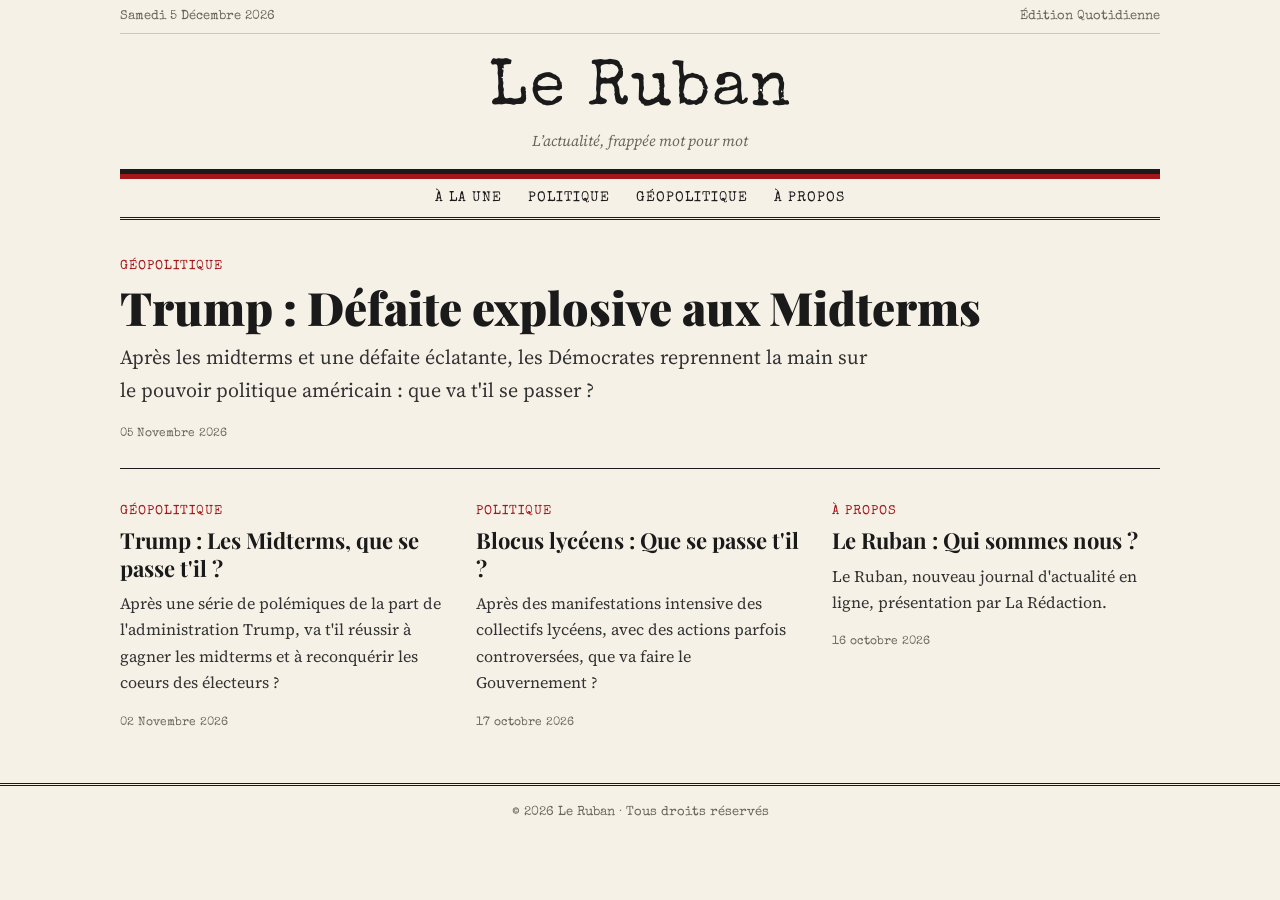
<file: index.html>
<!DOCTYPE html>
<html lang="fr">
<head>
  <meta charset="UTF-8">
  <meta name="viewport" content="width=device-width, initial-scale=1">
  <title>Le Ruban · Accueil</title>
  <link rel="stylesheet" href="style.css?v=3">
  <style>
    /* Correctif : un seul filet sous l'article à la une */
    .une + .grille .carte:nth-child(-n+3) { border-top: 0 !important; padding-top: 0 !important; }
    @media (max-width: 760px) {
      .une + .grille .carte:nth-child(n+2) { border-top: 1px solid #cfc7b6 !important; padding-top: 14px !important; }
    }

    /* ===== Proposition de l'application Android ===== */
    .app-pop { position: fixed; z-index: 1000; left: 12px; right: 12px; max-width: 440px; margin: 0 auto;
      bottom: calc(12px + env(safe-area-inset-bottom, 0px));
      background: var(--papier, #f6f1e7); color: var(--encre, #1a1a1a); border: 1px solid var(--encre, #1a1a1a);
      box-shadow: 0 14px 34px rgba(0,0,0,.28);
      opacity: 0; transform: translateY(40px); pointer-events: none;
      transition: opacity .45s ease, transform .55s cubic-bezier(.2,.8,.2,1); }
    .app-pop.ouvert { opacity: 1; transform: none; pointer-events: auto; }
    .app-pop .ruban-pop { height: 8px; background: linear-gradient(var(--encre, #1a1a1a) 0 50%, var(--rouge, #a4161a) 50% 100%); }
    .app-pop .corps { padding: 16px 18px 18px; }
    .app-pop .etiquette { font: 12px var(--machine, 'Courier New', monospace); color: var(--rouge, #a4161a); text-transform: uppercase; letter-spacing: 1px; }
    .app-pop h2 { font: 900 22px/1.2 var(--titres, Georgia, serif); margin: 4px 0 6px; }
    .app-pop p { font: 15px/1.5 var(--texte, Georgia, serif); margin: 0 0 14px; color: #333; }
    .app-pop .actions { display: flex; align-items: center; gap: 16px; flex-wrap: wrap; }
    .app-pop .telecharger { display: inline-block; background: var(--encre, #1a1a1a); color: var(--papier, #f6f1e7);
      font: 15px var(--machine, 'Courier New', monospace); text-transform: uppercase; letter-spacing: 1px;
      padding: 10px 22px; border-bottom: 3px solid var(--rouge, #a4161a); transition: background .2s; }
    .app-pop .telecharger:hover { background: var(--rouge, #a4161a); color: var(--papier, #f6f1e7); }
    .app-pop .refuser { background: none; border: 0; padding: 6px 0; cursor: pointer; color: var(--gris, #6b665c);
      font: 14px var(--machine, 'Courier New', monospace); text-decoration: underline; text-underline-offset: 4px; }
    .app-pop .refuser:hover { color: var(--rouge, #a4161a); }
    .app-pop .note { display: block; margin-top: 12px; font: 12px var(--machine, 'Courier New', monospace); color: var(--gris, #6b665c); }
    /* Bandeau permanent en haut (réapparaît à chaque actualisation) */
    .app-bandeau { position: sticky; top: 0; z-index: 999; box-sizing: border-box; display: flex; align-items: center; gap: 12px;
      background: var(--encre, #1a1a1a); color: var(--papier, #f6f1e7); border-bottom: 3px solid var(--rouge, #a4161a);
      font: 13px var(--machine, 'Courier New', monospace); letter-spacing: .5px;
      max-height: 0; opacity: 0; overflow: hidden; padding: 0 14px;
      transition: max-height .5s ease, opacity .4s ease, padding .5s ease; }
    .app-bandeau.ouvert { max-height: 70px; opacity: 1; padding: calc(8px + env(safe-area-inset-top, 0px)) 14px 8px; }
    .app-bandeau .txt { flex: 1; line-height: 1.3; }
    .app-bandeau .bt { color: var(--papier, #f6f1e7); background: var(--rouge, #a4161a); padding: 6px 12px; text-transform: uppercase; white-space: nowrap; }
    .app-bandeau .bt:hover { background: var(--papier, #f6f1e7); color: var(--encre, #1a1a1a); }
    .app-bandeau .x { background: none; border: 0; color: var(--papier, #f6f1e7); font-size: 22px; line-height: 1; padding: 2px 4px; cursor: pointer; opacity: .75; }
    .app-bandeau .x:hover { opacity: 1; }
    @media (prefers-reduced-motion: reduce) { .app-pop { transition: opacity .2s; transform: none; } }
  </style>
</head>
<body>
  <header id="entete"></header>
  <main id="contenu"></main>
  <footer id="pied"></footer>

  <script src="articles.js"></script>
  <script>
    entete();
    const param = new URLSearchParams(location.search).get('cat');
    const cat = param ? nomCat(param) : null;
    const liste = cat ? ARTICLES.filter(a => memeCat(a.cat, cat)) : ARTICLES;
    const carte = (a, cls = '') =>
      `<article class="carte ${cls}"><span class="rub">${nomCat(a.cat)}</span>
       <h2><a href="${a.lien}">${a.titre}</a></h2><p>${a.resume}</p><time>${a.date}</time></article>`;

    let html = '';
    if (cat) {
      html = `<h1 class="rubrique">${cat}</h1>` +
        (liste.length ? `<div class="grille">${liste.map(a => carte(a)).join('')}</div>` : '<p>Aucun article dans cette rubrique pour le moment.</p>');
    } else if (liste.length) {
      html = carte(liste[0], 'une') + `<div class="grille">${liste.slice(1).map(a => carte(a)).join('')}</div>`;
    }
    document.getElementById('contenu').innerHTML = html || '<p>Aucun article pour le moment.</p>';
  </script>

  <script>
    /* ===== Application Android : bandeau permanent + proposition discrète ===== */
    (function () {
      const LIEN_APK = 'https://github.com/Lemillitaire3330/leruban/releases/download/0.0.1/LeRuban-SLNE.apk';
      const CLE = 'ruban_app';                      // clé du localStorage
      const DELAI_REPROPOSITION = 24 * 3600 * 1000; // la fenêtre revient après 1 jour minimum
      const ua = navigator.userAgent || '';

      // 1) Uniquement sous Android (jamais iPhone, iPad, ordinateur...)
      if (!/Android/i.test(ua)) return;
      // 2) Rien dans le Chromium natif d'Android (WebView = l'application elle-même)
      if (/;\s*wv\)/i.test(ua) || (/Version\/\d+\.\d+/.test(ua) && /Chrome\//.test(ua))) return;

      /* ---------- A) BANDEAU : réapparaît à chaque actualisation ---------- */
      const bandeau = document.createElement('div');
      bandeau.className = 'app-bandeau';
      bandeau.innerHTML =
        `<span class="txt">Téléchargez l’app <b>Le Ruban</b></span>
         <a class="bt" href="${LIEN_APK}" download rel="noopener">Télécharger</a>
         <button type="button" class="x" aria-label="Fermer le bandeau">×</button>`;
      bandeau.querySelector('.x').addEventListener('click', () => {
        bandeau.classList.remove('ouvert');
        setTimeout(() => bandeau.remove(), 600);
      });
      document.body.insertBefore(bandeau, document.body.firstChild);
      requestAnimationFrame(() => requestAnimationFrame(() => bandeau.classList.add('ouvert')));

      /* ---------- B) FENÊTRE : « oui » ou « non » = même règle (retour après 1 jour) ---------- */
      let memo = null;
      try { memo = JSON.parse(localStorage.getItem(CLE) || 'null'); } catch (e) {}
      if (memo && Date.now() - memo.date < DELAI_REPROPOSITION) return;
      const memoriser = () => { try { localStorage.setItem(CLE, JSON.stringify({ date: Date.now() })); } catch (e) {} };

      const pop = document.createElement('aside');
      pop.className = 'app-pop';
      pop.setAttribute('role', 'dialog');
      pop.setAttribute('aria-labelledby', 'app-pop-titre');
      pop.innerHTML =
        `<div class="ruban-pop"></div>
         <div class="corps">
           <span class="etiquette">Application Android</span>
           <h2 id="app-pop-titre">Le Ruban dans votre poche</h2>
           <p>Lisez l’actualité plus confortablement, directement depuis votre téléphone.</p>
           <div class="actions">
             <a class="telecharger" href="${LIEN_APK}" download rel="noopener">Télécharger</a>
             <button type="button" class="refuser">Non merci</button>
           </div>
           <span class="note">Fichier APK : Android peut demander d’autoriser l’installation.</span>
         </div>`;

      const touche = e => { if (e.key === 'Escape') { memoriser(); fermer(); } };
      const fermer = () => { pop.classList.remove('ouvert'); setTimeout(() => pop.remove(), 700); document.removeEventListener('keydown', touche); };

      pop.querySelector('.refuser').addEventListener('click', () => { memoriser(); fermer(); });
      pop.querySelector('.telecharger').addEventListener('click', () => { memoriser(); setTimeout(fermer, 500); });
      document.addEventListener('keydown', touche);

      window.addEventListener('load', () => {
        setTimeout(() => {
          document.body.appendChild(pop);
          requestAnimationFrame(() => requestAnimationFrame(() => pop.classList.add('ouvert')));
        }, 3000);
      });
    })();
  </script>
</body>
</html>
</file>
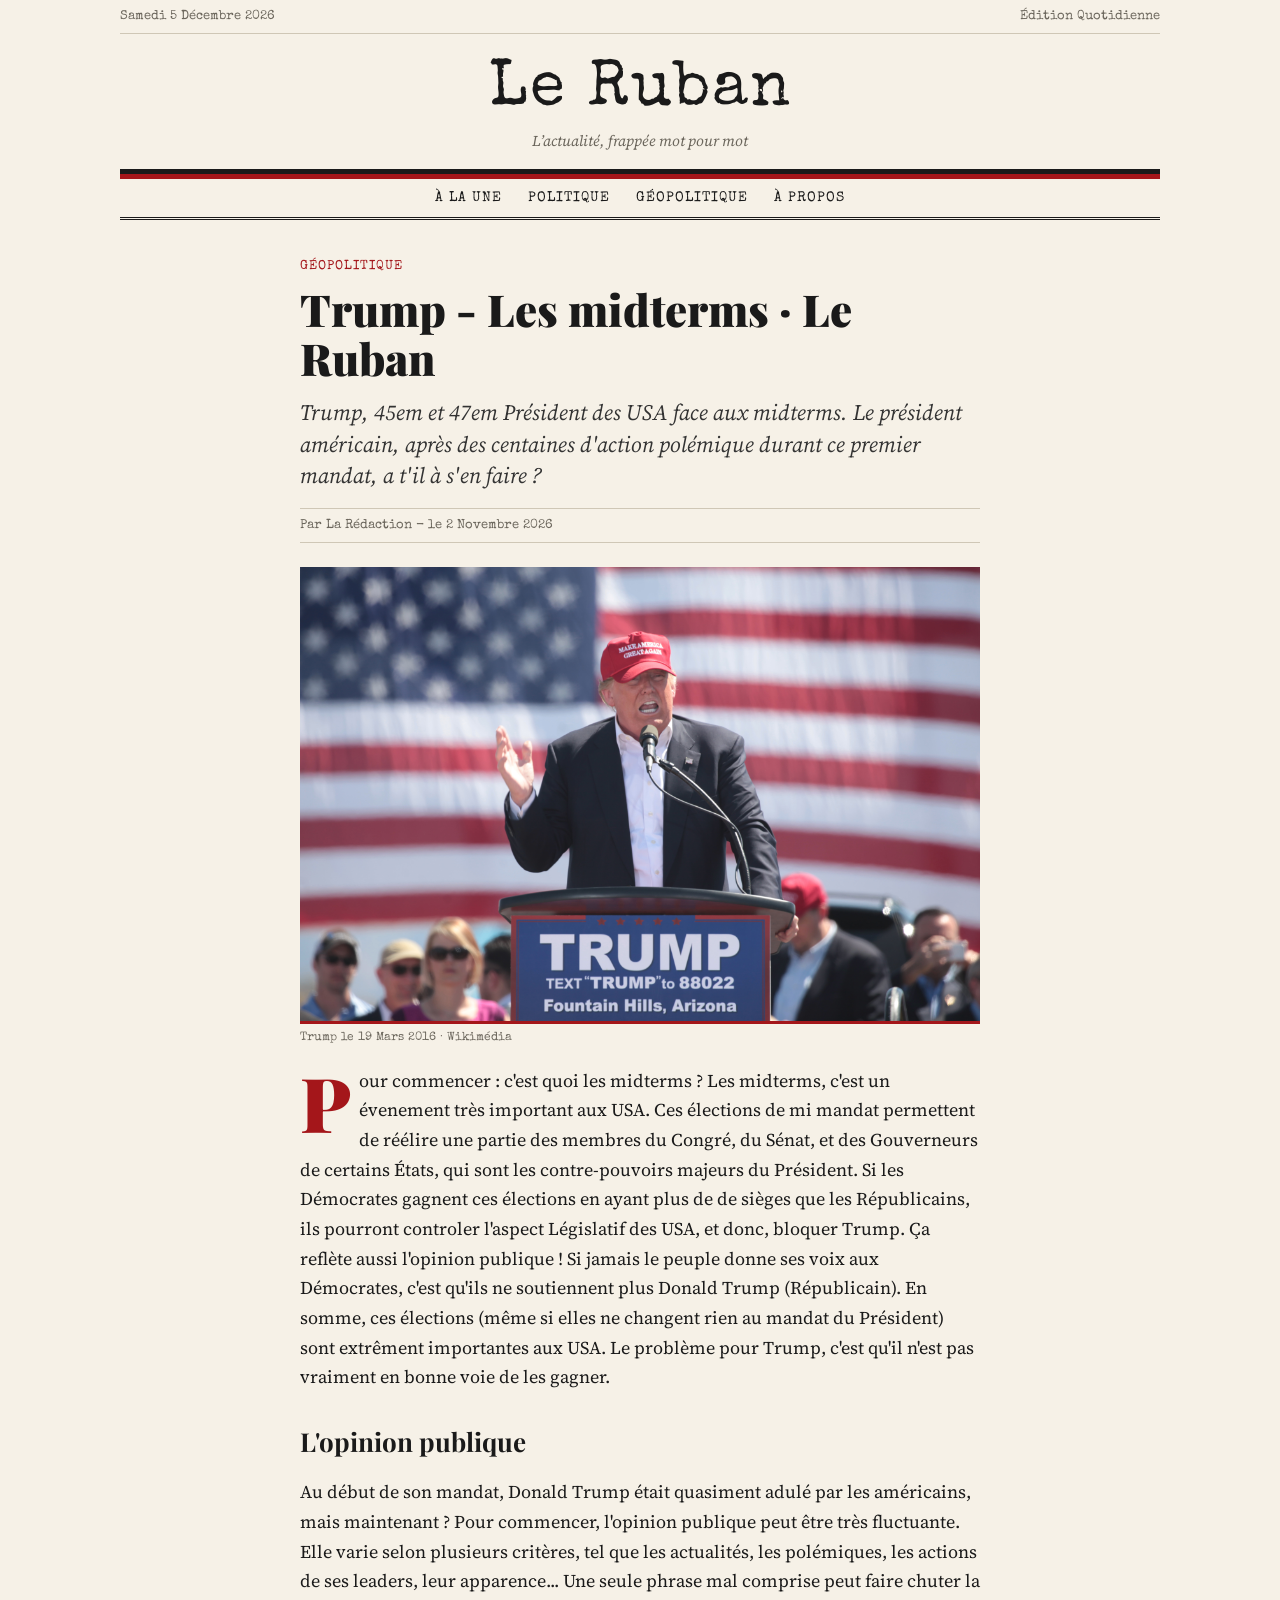
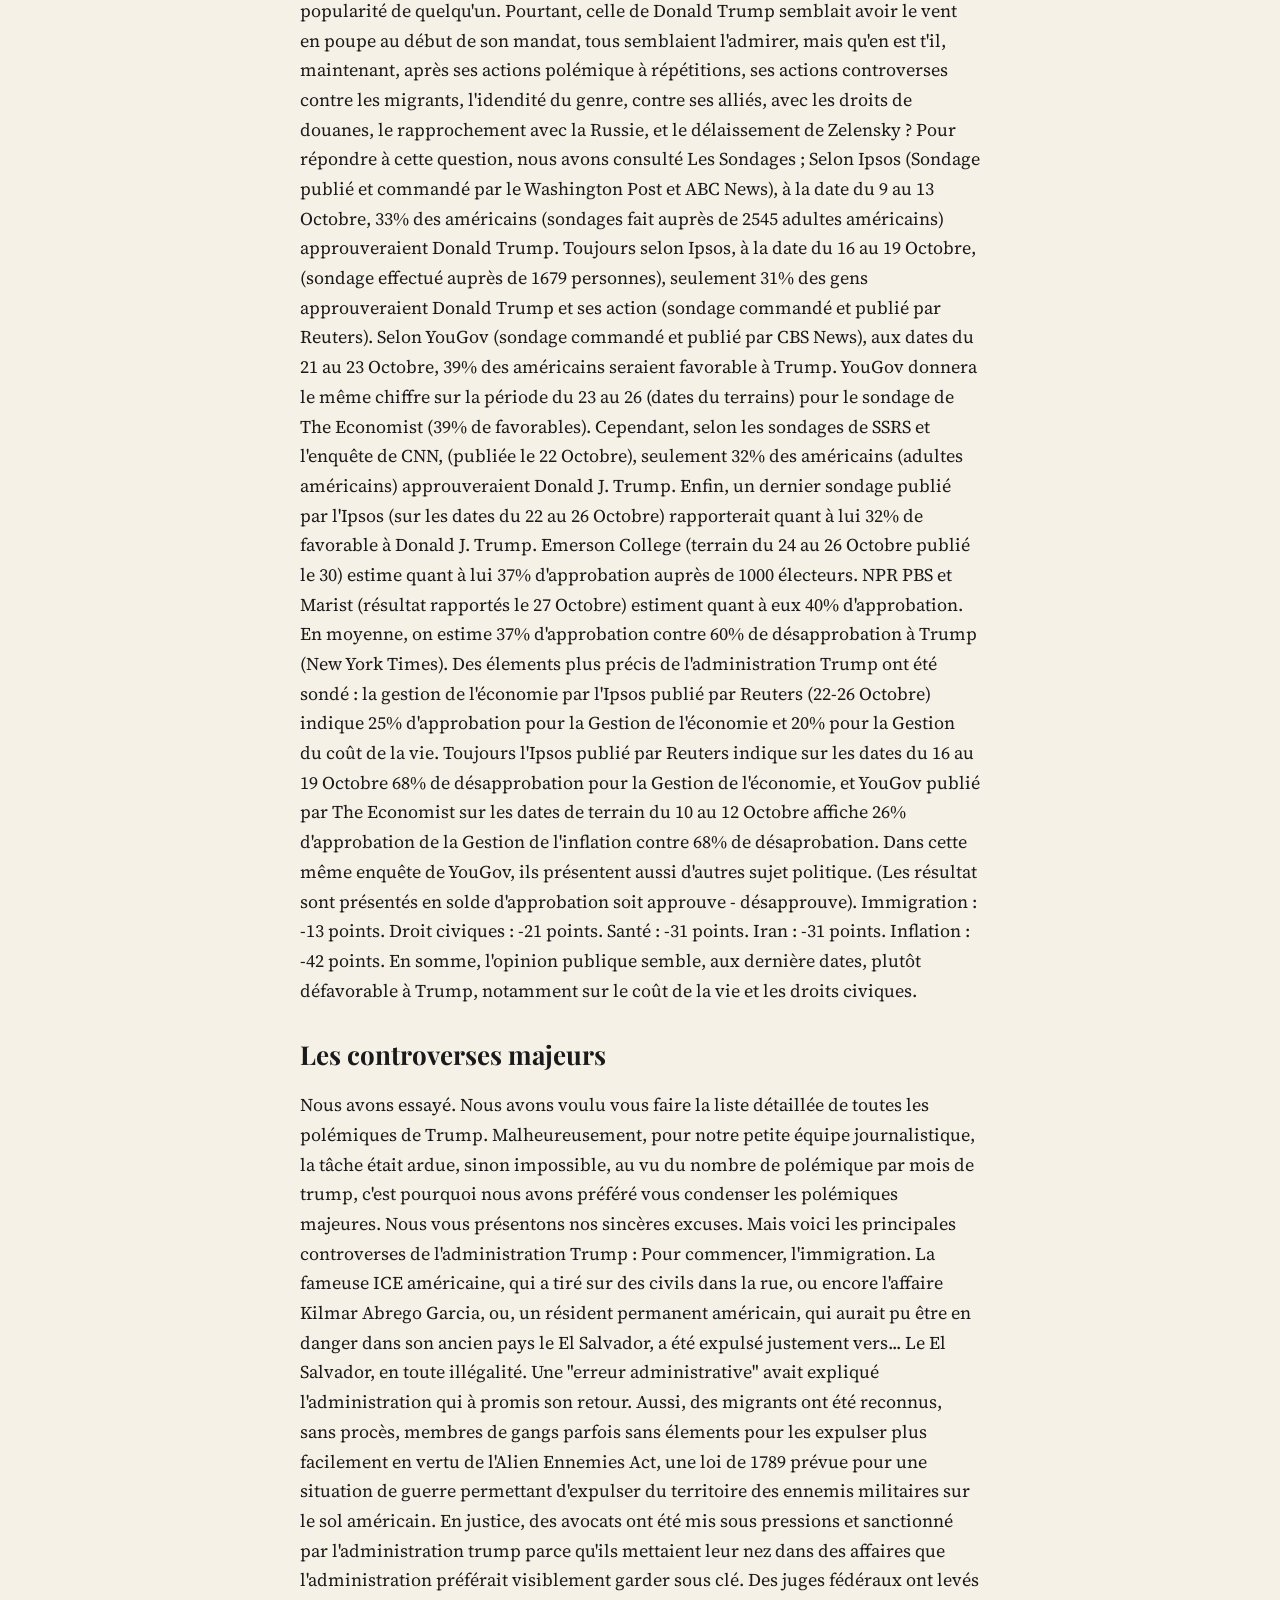
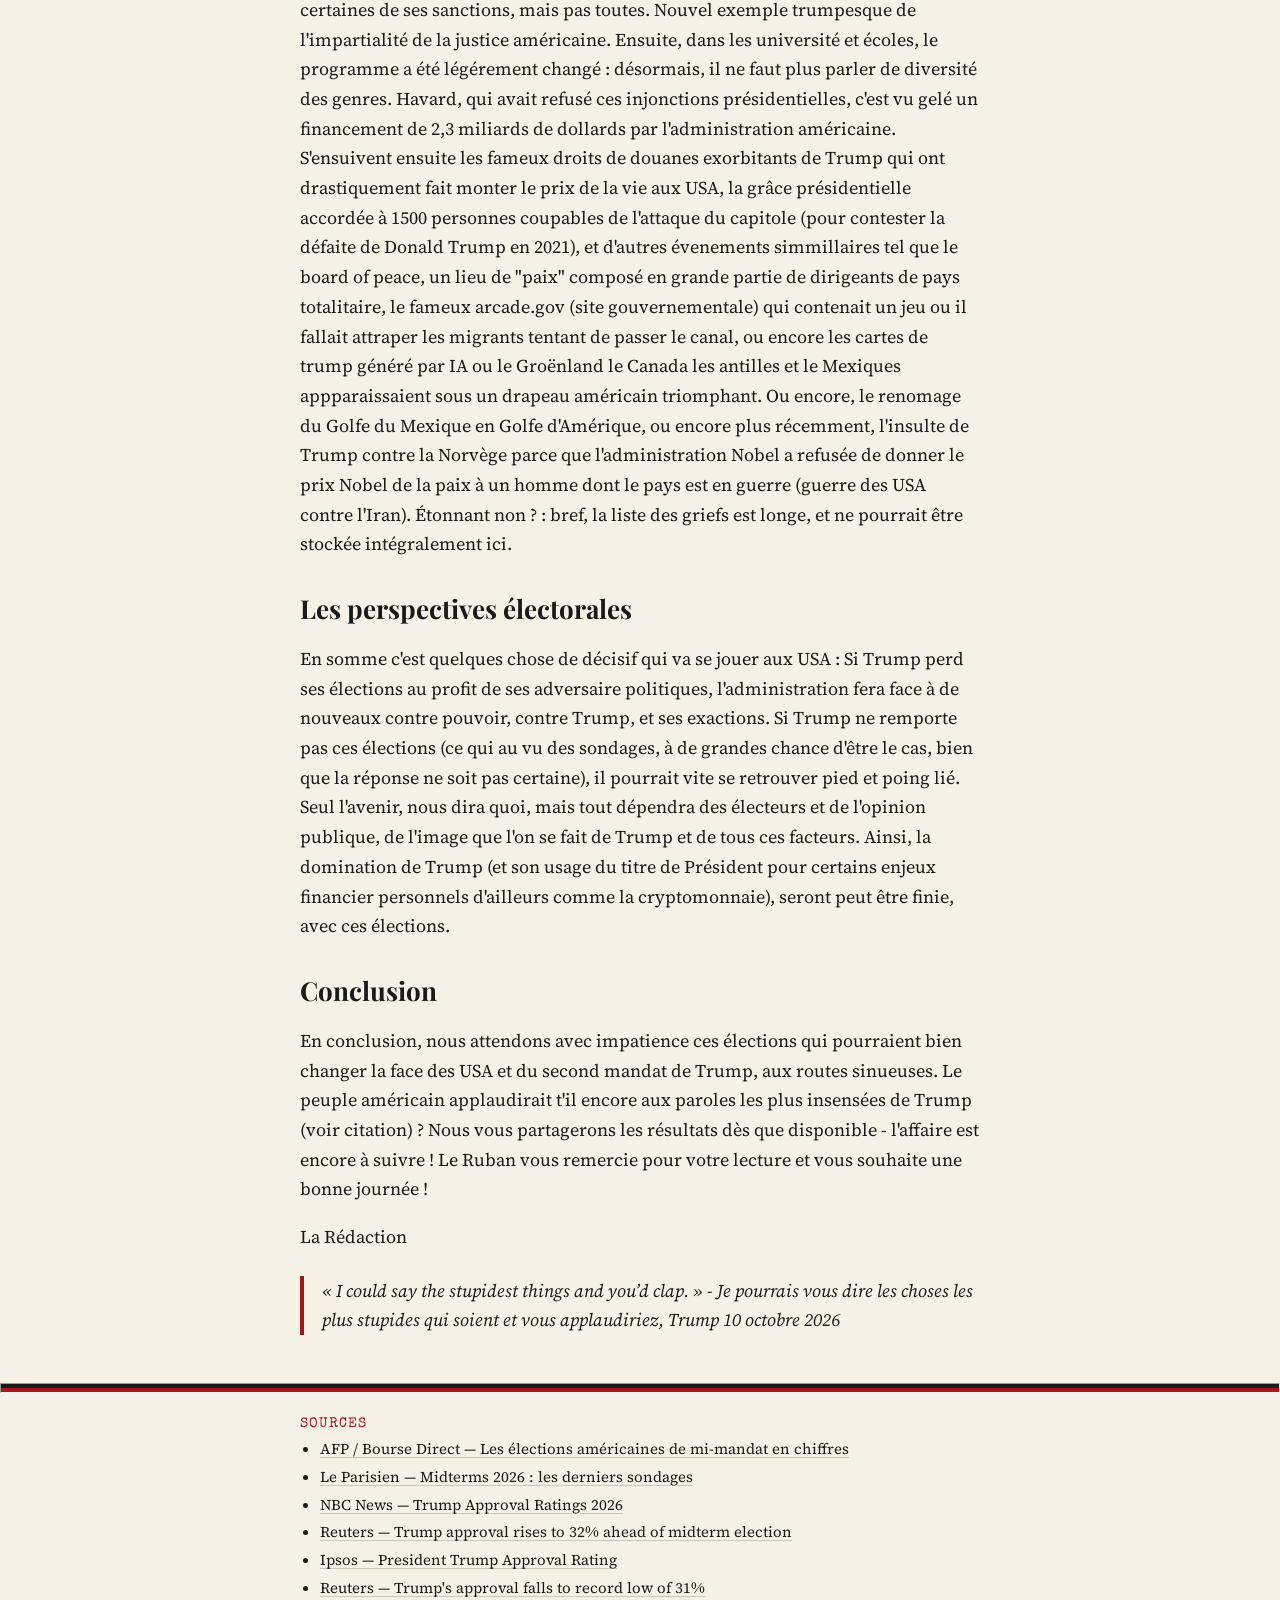
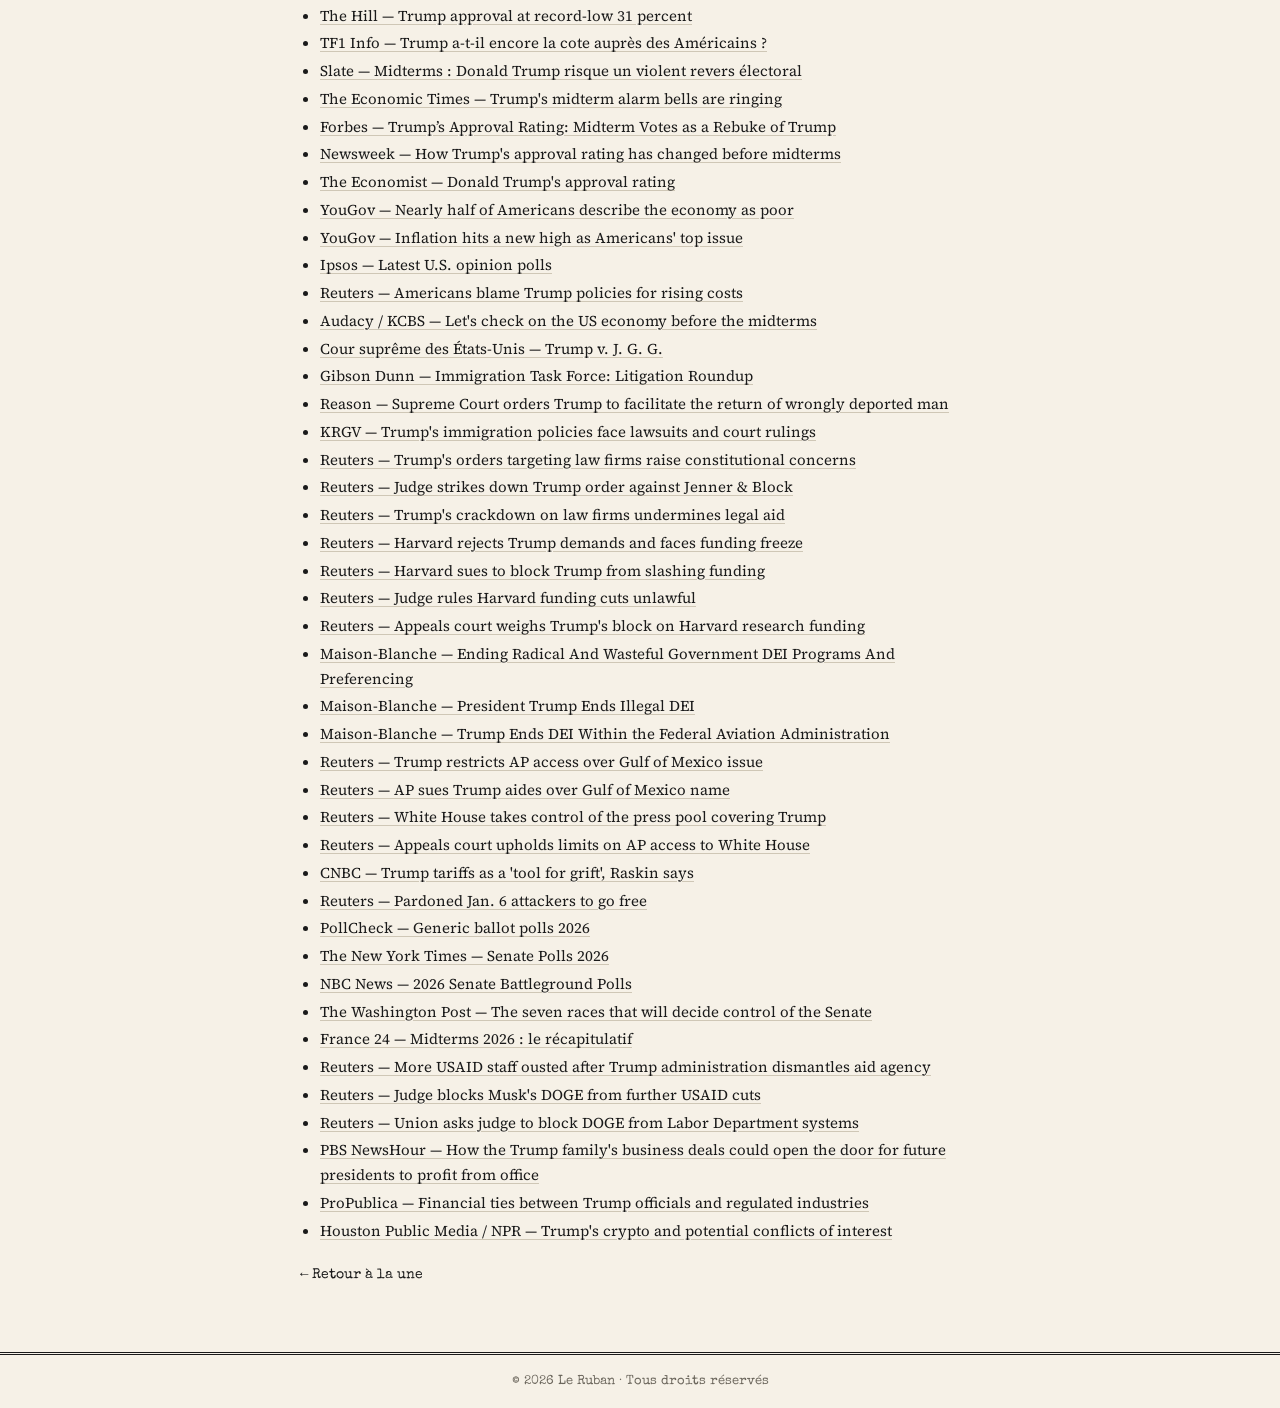
<file: art2.html>
<!DOCTYPE html>
<html lang="fr">
<head>
  <meta charset="UTF-8">
  <meta name="viewport" content="width=device-width, initial-scale=1">
  <title>Trump - Les midterms · Le Ruban</title>
  <link rel="stylesheet" href="style.css?v=3">
</head>
<body>
  <header id="entete"></header>

  <main class="article">

    <!-- ===== À MODIFIER : DÉBUT ===== -->
    <span class="rub">Géopolitique</span>
    <h1>Trump - Les midterms · Le Ruban</h1>

    <!-- IMAGE : remplace "images/photo.jpg" par le nom de ton fichier (jpg, jpeg, png, webp, gif, avif, svg...).
         Pas d'image ? Supprime tout le bloc <figure> ... </figure>. -->


    <p class="chapo">Trump, 45em et 47em Président des USA face aux midterms. Le président américain, après des centaines d'action polémique durant ce premier mandat, a t'il à s'en faire ?</p>
    <p class="meta">Par La Rédaction - le 2 Novembre 2026</p>
    
        <figure class="illustration">
      <img src="art2.jpg" alt="Trump, 19 Mars 2016">
      <figcaption>Trump le 19 Mars 2016 · Wikimédia</figcaption>
    </figure>
    
    <div class="texte">
    <p>Pour commencer : c'est quoi les midterms ? Les midterms, c'est un évenement très important aux USA. Ces élections de mi mandat permettent de réélire une partie des membres du Congré, du Sénat, et des Gouverneurs de certains États, qui sont les contre-pouvoirs majeurs du Président. Si les Démocrates gagnent ces élections en ayant plus de de sièges que les Républicains, ils pourront controler l'aspect Législatif des USA, et donc, bloquer Trump. Ça reflète aussi l'opinion publique ! Si jamais le peuple donne ses voix aux Démocrates, c'est qu'ils ne soutiennent plus Donald Trump (Républicain). En somme, ces élections (même si elles ne changent rien au mandat du Président) sont extrêment importantes aux USA. Le problème pour Trump, c'est qu'il n'est pas vraiment en bonne voie de les gagner.</p>
    <h2>L'opinion publique</h2>
    <p>Au début de son mandat, Donald Trump était quasiment adulé par les américains, mais maintenant ? Pour commencer, l'opinion publique peut être très fluctuante. Elle varie selon plusieurs critères, tel que les actualités, les polémiques, les actions de ses leaders, leur apparence... Une seule phrase mal comprise peut faire chuter la popularité de quelqu'un. Pourtant, celle de Donald Trump semblait avoir le vent en poupe au début de son mandat, tous semblaient l'admirer, mais qu'en est t'il, maintenant, après ses actions polémique à répétitions, ses actions controverses contre les migrants, l'idendité du genre, contre ses alliés, avec les droits de douanes, le rapprochement avec la Russie, et le délaissement de Zelensky ? Pour répondre à cette question, nous avons consulté Les Sondages ; Selon Ipsos (Sondage publié et commandé par le Washington Post et ABC News), à la date du 9 au 13 Octobre, 33% des américains (sondages fait auprès de 2545 adultes américains) approuveraient Donald Trump. Toujours selon Ipsos, à la date du 16 au 19 Octobre, (sondage effectué auprès de 1679 personnes), seulement 31% des gens approuveraient Donald Trump et ses action (sondage commandé et publié par Reuters). Selon YouGov (sondage commandé et publié par CBS News), aux dates du 21 au 23 Octobre, 39% des américains seraient favorable à Trump. YouGov donnera le même chiffre sur la période du 23 au 26 (dates du terrains) pour le sondage de The Economist (39% de favorables). Cependant, selon les sondages de SSRS et l'enquête de CNN, (publiée le 22 Octobre), seulement 32% des américains (adultes américains) approuveraient Donald J. Trump. Enfin, un dernier sondage publié par l'Ipsos (sur les dates du 22 au 26 Octobre) rapporterait quant à lui 32% de favorable à Donald J. Trump. Emerson College (terrain du 24 au 26 Octobre publié le 30) estime quant à lui 37% d'approbation auprès de 1000 électeurs. NPR PBS et Marist (résultat rapportés le 27 Octobre) estiment quant à eux 40% d'approbation. En moyenne, on estime 37% d'approbation contre 60% de désapprobation à Trump (New York Times). Des élements plus précis de l'administration Trump ont été sondé : la gestion de l'économie par l'Ipsos publié par Reuters (22-26 Octobre) indique 25% d'approbation pour la Gestion de l'économie et 20% pour la Gestion du coût de la vie. Toujours l'Ipsos publié par Reuters indique sur les dates du 16 au 19 Octobre 68% de désapprobation pour la Gestion de l'économie, et YouGov publié par The Economist sur les dates de terrain du 10 au 12 Octobre affiche 26% d'approbation de la Gestion de l'inflation contre 68% de désaprobation. Dans cette même enquête de YouGov, ils présentent aussi d'autres sujet politique. (Les résultat sont présentés en solde d'approbation soit approuve - désapprouve). Immigration : -13 points. Droit civiques : -21 points. Santé : -31 points. Iran : -31 points. Inflation : -42 points. En somme, l'opinion publique semble, aux dernière dates, plutôt défavorable à Trump, notamment sur le coût de la vie et les droits civiques.</p>
    <h2>Les controverses majeurs</h2>
    <p>Nous avons essayé. Nous avons voulu vous faire la liste détaillée de toutes les polémiques de Trump. Malheureusement, pour notre petite équipe journalistique, la tâche était ardue, sinon impossible, au vu du nombre de polémique par mois de trump, c'est pourquoi nous avons préféré vous condenser les polémiques majeures. Nous vous présentons nos sincères excuses. Mais voici les principales controverses de l'administration Trump : Pour commencer, l'immigration. La fameuse ICE américaine, qui a tiré sur des civils dans la rue, ou encore l'affaire Kilmar Abrego Garcia, ou, un résident permanent américain, qui aurait pu être en danger dans son ancien pays le El Salvador, a été expulsé justement vers... Le El Salvador, en toute illégalité. Une "erreur administrative" avait expliqué l'administration qui à promis son retour. Aussi, des migrants ont été reconnus, sans procès, membres de gangs parfois sans élements pour les expulser plus facilement en vertu de l'Alien Ennemies Act, une loi de 1789 prévue pour une situation de guerre permettant d'expulser du territoire des ennemis militaires sur le sol américain. En justice, des avocats ont été mis sous pressions et sanctionné par l'administration trump parce qu'ils mettaient leur nez dans des affaires que l'administration préférait visiblement garder sous clé. Des juges fédéraux ont levés certaines de ses sanctions, mais pas toutes. Nouvel exemple trumpesque de l'impartialité de la justice américaine. Ensuite, dans les université et écoles, le programme a été légérement changé : désormais, il ne faut plus parler de diversité des genres. Havard, qui avait refusé ces injonctions présidentielles, c'est vu gelé un financement de 2,3 miliards de dollards par l'administration américaine. S'ensuivent ensuite les fameux droits de douanes exorbitants de Trump qui ont drastiquement fait monter le prix de la vie aux USA, la grâce présidentielle accordée à 1500 personnes coupables de l'attaque du capitole (pour contester la défaite de Donald Trump en 2021), et d'autres évenements simmillaires tel que le board of peace, un lieu de "paix" composé en grande partie de dirigeants de pays totalitaire, le fameux arcade.gov (site gouvernementale) qui contenait un jeu ou il fallait attraper les migrants tentant de passer le canal, ou encore les cartes de trump généré par IA ou le Groënland le Canada les antilles et le Mexiques appparaissaient sous un drapeau américain triomphant. Ou encore, le renomage du Golfe du Mexique en Golfe d'Amérique, ou encore plus récemment, l'insulte de Trump contre la Norvège parce que l'administration Nobel a refusée de donner le prix Nobel de la paix à un homme dont le pays est en guerre (guerre des USA contre l'Iran). Étonnant non ? : bref, la liste des griefs est longe, et ne pourrait être stockée intégralement ici.</p>
    <h2>Les perspectives électorales</h2>
    <p>En somme c'est quelques chose de décisif qui va se jouer aux USA : Si Trump perd ses élections au profit de ses adversaire politiques, l'administration fera face à de nouveaux contre pouvoir, contre Trump, et ses exactions. Si Trump ne remporte pas ces élections (ce qui au vu des sondages, à de grandes chance d'être le cas, bien que la réponse ne soit pas certaine), il pourrait vite se retrouver pied et poing lié. Seul l'avenir, nous dira quoi, mais tout dépendra des électeurs et de l'opinion publique, de l'image que l'on se fait de Trump et de tous ces facteurs. Ainsi, la domination de Trump (et son usage du titre de Président pour certains enjeux financier personnels d'ailleurs comme la cryptomonnaie), seront peut être finie, avec ces élections.</p>
    <h2>Conclusion</h2>
    <p>En conclusion, nous attendons avec impatience ces élections qui pourraient bien changer la face des USA et du second mandat de Trump, aux routes sinueuses. Le peuple américain applaudirait t'il encore aux paroles les plus insensées de Trump (voir citation) ? Nous vous partagerons les résultats dès que disponible - l'affaire est encore à suivre ! Le Ruban vous remercie pour votre lecture et vous souhaite une bonne journée !</p>
    <p>La Rédaction</p>
      <!-- Optionnel : citation -->
      <blockquote>« I could say the stupidest things and you’d clap. » - Je pourrais vous dire les choses les plus stupides qui soient et vous applaudiriez, Trump 10 octobre 2026</blockquote>
    </div>
    
    <hr class="separateur">

    <!-- SOURCES : une ligne <li> par source. Avec lien : <li><a href="https://..." target="_blank" rel="noopener">Nom de la source</a></li>
         Sans lien : <li>Nom de la source</li>. Pas de source ? Supprime tout le bloc <aside> ... </aside>. -->
    <aside class="sources">
      <h3>Sources</h3>
      <ul>
        <li><a href="https://www.boursedirect.fr/fr/actualites/categorie/politique/les-elections-americaines-de-mi-mandat-en-chiffres-afp-14a053c8a20e5f07d071b5f7c774f28c771e2b7e" target="_blank" rel="noopener">AFP / Bourse Direct — Les élections américaines de mi-mandat en chiffres</a></li>
<li><a href="https://www.leparisien.fr/international/etats-unis/midterms-2026-la-chambre-des-representants-reprise-par-les-democrates-trump-tres-impopulaire-que-disent-les-derniers-sondages-29-10-2026-ZE5VRQ3YARAEHPJYKLK77R4VSU.php" target="_blank" rel="noopener">Le Parisien — Midterms 2026 : les derniers sondages</a></li>
<li><a href="https://www.nbcnews.com/politics/2026-elections/presidential-approval-polls" target="_blank" rel="noopener">NBC News — Trump Approval Ratings 2026</a></li>
<li><a href="https://www.reuters.com/world/us/trump-approval-rises-record-low-32-ahead-midterm-election-reuters-ipsos-poll-2026-10-26/" target="_blank" rel="noopener">Reuters — Trump approval rises to 32% ahead of midterm election</a></li>
<li><a href="https://www.ipsos.com/en-us/president-trump-approval-rating-october" target="_blank" rel="noopener">Ipsos — President Trump Approval Rating</a></li>
<li><a href="https://www.reuters.com/world/us/trump-approval-falls-record-low-31-midterms-near-reutersipsos-poll-finds-2026-10-19/" target="_blank" rel="noopener">Reuters — Trump's approval falls to record low of 31%</a></li>
<li><a href="https://thehill.com/homenews/administration/6159609-trump-approval-record-low-reuters-ipsos/" target="_blank" rel="noopener">The Hill — Trump approval at record-low 31 percent</a></li>
<li><a href="https://www.tf1info.fr/international/midterms-aux-etats-unis-donald-trump-a-t-il-encore-la-cote-aupres-des-americains-2472314.html" target="_blank" rel="noopener">TF1 Info — Trump a-t-il encore la cote auprès des Américains ?</a></li>
<li><a href="https://www.slate.fr/monde/midterms-donald-trump-democrates-elections-americaines-etats-unis-politique-sondage" target="_blank" rel="noopener">Slate — Midterms : Donald Trump risque un violent revers électoral</a></li>
<li><a href="https://economictimes.com/news/international/world-news/trumps-midterm-alarm-bells-are-ringing-five-new-polls-hold-clues/articleshow/135121017.cms" target="_blank" rel="noopener">The Economic Times — Trump's midterm alarm bells are ringing</a></li>
<li><a href="https://www.forbes.com/sites/saradorn/2026/10/27/trump-approval-rating-net19-a-week-before-election-day/" target="_blank" rel="noopener">Forbes — Trump’s Approval Rating: Midterm Votes as a Rebuke of Trump</a></li>
<li><a href="https://www.newsweek.com/trump-approval-rating-final-weeks-before-midterms-12638540" target="_blank" rel="noopener">Newsweek — How Trump's approval rating has changed before midterms</a></li>
<li><a href="https://www.economist.com/interactive/trump-approval-tracker" target="_blank" rel="noopener">The Economist — Donald Trump's approval rating</a></li>
<li><a href="https://yougov.com/en-us/articles/55755-nearly-half-americans-describe-economy-poor-highest-share-since-2022-october-10-12-2026-economist-yougov-poll" target="_blank" rel="noopener">YouGov — Nearly half of Americans describe the economy as poor</a></li>
<li><a href="https://yougov.com/en-us/articles/55702-inflation-hits-new-high-americans-top-issue-october-25-2026-economist-yougov-poll" target="_blank" rel="noopener">YouGov — Inflation hits a new high as Americans' top issue</a></li>
<li><a href="https://www.ipsos.com/en-us/latest-us-opinion-polls" target="_blank" rel="noopener">Ipsos — Latest U.S. opinion polls</a></li>
<li><a href="https://www.reuters.com/world/us/bipartisan-majority-americans-blame-trump-policies-rising-costs-reutersipsos-2026-10-09/" target="_blank" rel="noopener">Reuters — Americans blame Trump policies for rising costs</a></li>
<li><a href="https://www.audacy.com/kcbsradio/news/national/lets-check-on-the-us-economy-one-more-time-before-the-midterms" target="_blank" rel="noopener">Audacy / KCBS — Let's check on the US economy before the midterms</a></li>
<li><a href="https://www.supremecourt.gov/opinions/24pdf/24a931_2c83.pdf" target="_blank" rel="noopener">Cour suprême des États-Unis — Trump v. J. G. G.</a></li>
<li><a href="https://www.gibsondunn.com/immigration-task-force-litigation-roundup/" target="_blank" rel="noopener">Gibson Dunn — Immigration Task Force: Litigation Roundup</a></li>
<li><a href="https://reason.com/2025/04/11/supreme-court-unanimously-orders-trump-to-facilitate-the-return-of-wrongly-deported-man/" target="_blank" rel="noopener">Reason — Supreme Court orders Trump to facilitate the return of wrongly deported man</a></li>
<li><a href="https://www.krgv.com/news/several-of-trump-s-immigration-policies-have-faced-lawsuits-court-rulings/" target="_blank" rel="noopener">KRGV — Trump's immigration policies face lawsuits and court rulings</a></li>
<li><a href="https://www.reuters.com/world/us/trumps-orders-targeting-law-firms-raise-constitutional-concerns-experts-say-2025-03-08/" target="_blank" rel="noopener">Reuters — Trump's orders targeting law firms raise constitutional concerns</a></li>
<li><a href="https://www.reuters.com/world/us/us-judge-strikes-down-trump-order-against-law-firm-jenner-block-2025-05-23/" target="_blank" rel="noopener">Reuters — Judge strikes down Trump order against Jenner & Block</a></li>
<li><a href="https://www.reuters.com/investigations/trumps-war-big-law-leads-firms-retreat-pro-bono-work-underdogs-2025-07-31/" target="_blank" rel="noopener">Reuters — Trump's crackdown on law firms undermines legal aid</a></li>
<li><a href="https://www.reuters.com/world/us/harvard-will-fight-trump-administration-demands-over-funding-2025-04-14/" target="_blank" rel="noopener">Reuters — Harvard rejects Trump demands and faces funding freeze</a></li>
<li><a href="https://www.reuters.com/legal/harvard-university-sues-trump-administration-media-reports-say-2025-04-21/" target="_blank" rel="noopener">Reuters — Harvard sues to block Trump from slashing funding</a></li>
<li><a href="https://www.reuters.com/world/us/trump-administration-unlawfully-cut-harvards-funding-us-judge-rules-2025-09-03/" target="_blank" rel="noopener">Reuters — Judge rules Harvard funding cuts unlawful</a></li>
<li><a href="https://www.reuters.com/legal/government/us-appeals-court-weighs-trumps-block-harvard-research-funding-2026-10-05/" target="_blank" rel="noopener">Reuters — Appeals court weighs Trump's block on Harvard research funding</a></li>
<li><a href="https://www.whitehouse.gov/presidential-actions/2025/01/ending-radical-and-wasteful-government-dei-programs-and-preferencing/" target="_blank" rel="noopener">Maison-Blanche — Ending Radical And Wasteful Government DEI Programs And Preferencing</a></li>
<li><a href="https://www.whitehouse.gov/fact-sheets/2025/01/fact-sheet-president-donald-j-trump-protects-civil-rights-and-merit-based-opportunity-by-ending-illegal-dei/" target="_blank" rel="noopener">Maison-Blanche — President Trump Ends Illegal DEI</a></li>
<li><a href="https://www.whitehouse.gov/fact-sheets/2025/01/fact-sheet-president-donald-j-trump-ends-dei-madness-and-restores-excellence-and-safety-within-the-federal-aviation-administration/" target="_blank" rel="noopener">Maison-Blanche — Trump Ends DEI Within the Federal Aviation Administration</a></li>
<li><a href="https://www.reuters.com/world/us/trump-restricts-ap-access-over-gulf-mexico-issue-2025-02-19/" target="_blank" rel="noopener">Reuters — Trump restricts AP access over Gulf of Mexico issue</a></li>
<li><a href="https://www.reuters.com/world/us/ap-sues-trump-aides-restricting-access-over-gulf-mexico-name-2025-02-21/" target="_blank" rel="noopener">Reuters — AP sues Trump aides over Gulf of Mexico name</a></li>
<li><a href="https://www.reuters.com/world/us/white-house-takes-control-press-pool-trump-2025-02-25/" target="_blank" rel="noopener">Reuters — White House takes control of the press pool covering Trump</a></li>
<li><a href="https://www.reuters.com/legal/government/us-appeals-court-will-not-lift-limits-associated-press-access-white-house-2025-07-22/" target="_blank" rel="noopener">Reuters — Appeals court upholds limits on AP access to White House</a></li>
<li><a href="https://www.cnbc.com/2026/10/28/trump-tariffs-corruption-raskin.html" target="_blank" rel="noopener">CNBC — Trump tariffs as a 'tool for grift', Raskin says</a></li>
<li><a href="https://www.reuters.com/world/us/pardoned-prisoners-jan-6-attack-go-free-trumps-first-full-day-office-2025-01-21/" target="_blank" rel="noopener">Reuters — Pardoned Jan. 6 attackers to go free</a></li>
<li><a href="https://www.pollcheck.co.uk/us-midterms-2026/generic-ballot" target="_blank" rel="noopener">PollCheck — Generic ballot polls 2026</a></li>
<li><a href="https://www.nytimes.com/interactive/polls/senate-polls-2026.html" target="_blank" rel="noopener">The New York Times — Senate Polls 2026</a></li>
<li><a href="https://www.nbcnews.com/politics/2026-elections/senate-battleground-polls" target="_blank" rel="noopener">NBC News — 2026 Senate Battleground Polls</a></li>
<li><a href="https://www.washingtonpost.com/politics/2026/10/28/these-seven-races-will-determine-which-party-controls-senate/" target="_blank" rel="noopener">The Washington Post — The seven races that will decide control of the Senate</a></li>
<li><a href="https://www.france24.com/fr/am%C3%A9riques/20261031-midterms-2026-recap-sondages-democrates-republicains-trump-alaska-fraude-contestation-resultats-obama" target="_blank" rel="noopener">France 24 — Midterms 2026 : le récapitulatif</a></li>
<li><a href="https://www.reuters.com/world/us/more-usaid-staff-ousted-trump-administration-dismantles-aid-agency-2025-02-02/" target="_blank" rel="noopener">Reuters — More USAID staff ousted after Trump administration dismantles aid agency</a></li>
<li><a href="https://www.reuters.com/world/us/us-judge-bars-musk-doge-further-efforts-shut-down-usaid-2025-03-18/" target="_blank" rel="noopener">Reuters — Judge blocks Musk's DOGE from further USAID cuts</a></li>
<li><a href="https://www.reuters.com/world/us/union-asks-judge-block-elon-musks-doge-labor-dept-systems-2025-02-05/" target="_blank" rel="noopener">Reuters — Union asks judge to block DOGE from Labor Department systems</a></li>
<li><a href="https://www.pbs.org/newshour/politics/how-the-trump-familys-business-deals-could-open-the-door-for-future-presidents-to-profit-from-office" target="_blank" rel="noopener">PBS NewsHour — How the Trump family's business deals could open the door for future presidents to profit from office</a></li>
<li><a href="https://www.propublica.org/article/trump-administration-financial-disclosures-steve-feinberg" target="_blank" rel="noopener">ProPublica — Financial ties between Trump officials and regulated industries</a></li>
<li><a href="https://www.houstonpublicmedia.org/npr/2026/07/02/nx-s1-5877487/former-ethics-lawyer-says-trumps-crypto-poses-clear-conflict-of-interest/" target="_blank" rel="noopener">Houston Public Media / NPR — Trump's crypto and potential conflicts of interest</a></li>
      </ul>
    </aside>
    <!-- ===== À MODIFIER : FIN ===== -->

    <a class="retour" href="index.html">← Retour à la une</a>
  </main>

  <footer id="pied"></footer>
  <script src="articles.js"></script>
  <script>entete();</script>
</body>
</html>
</file>
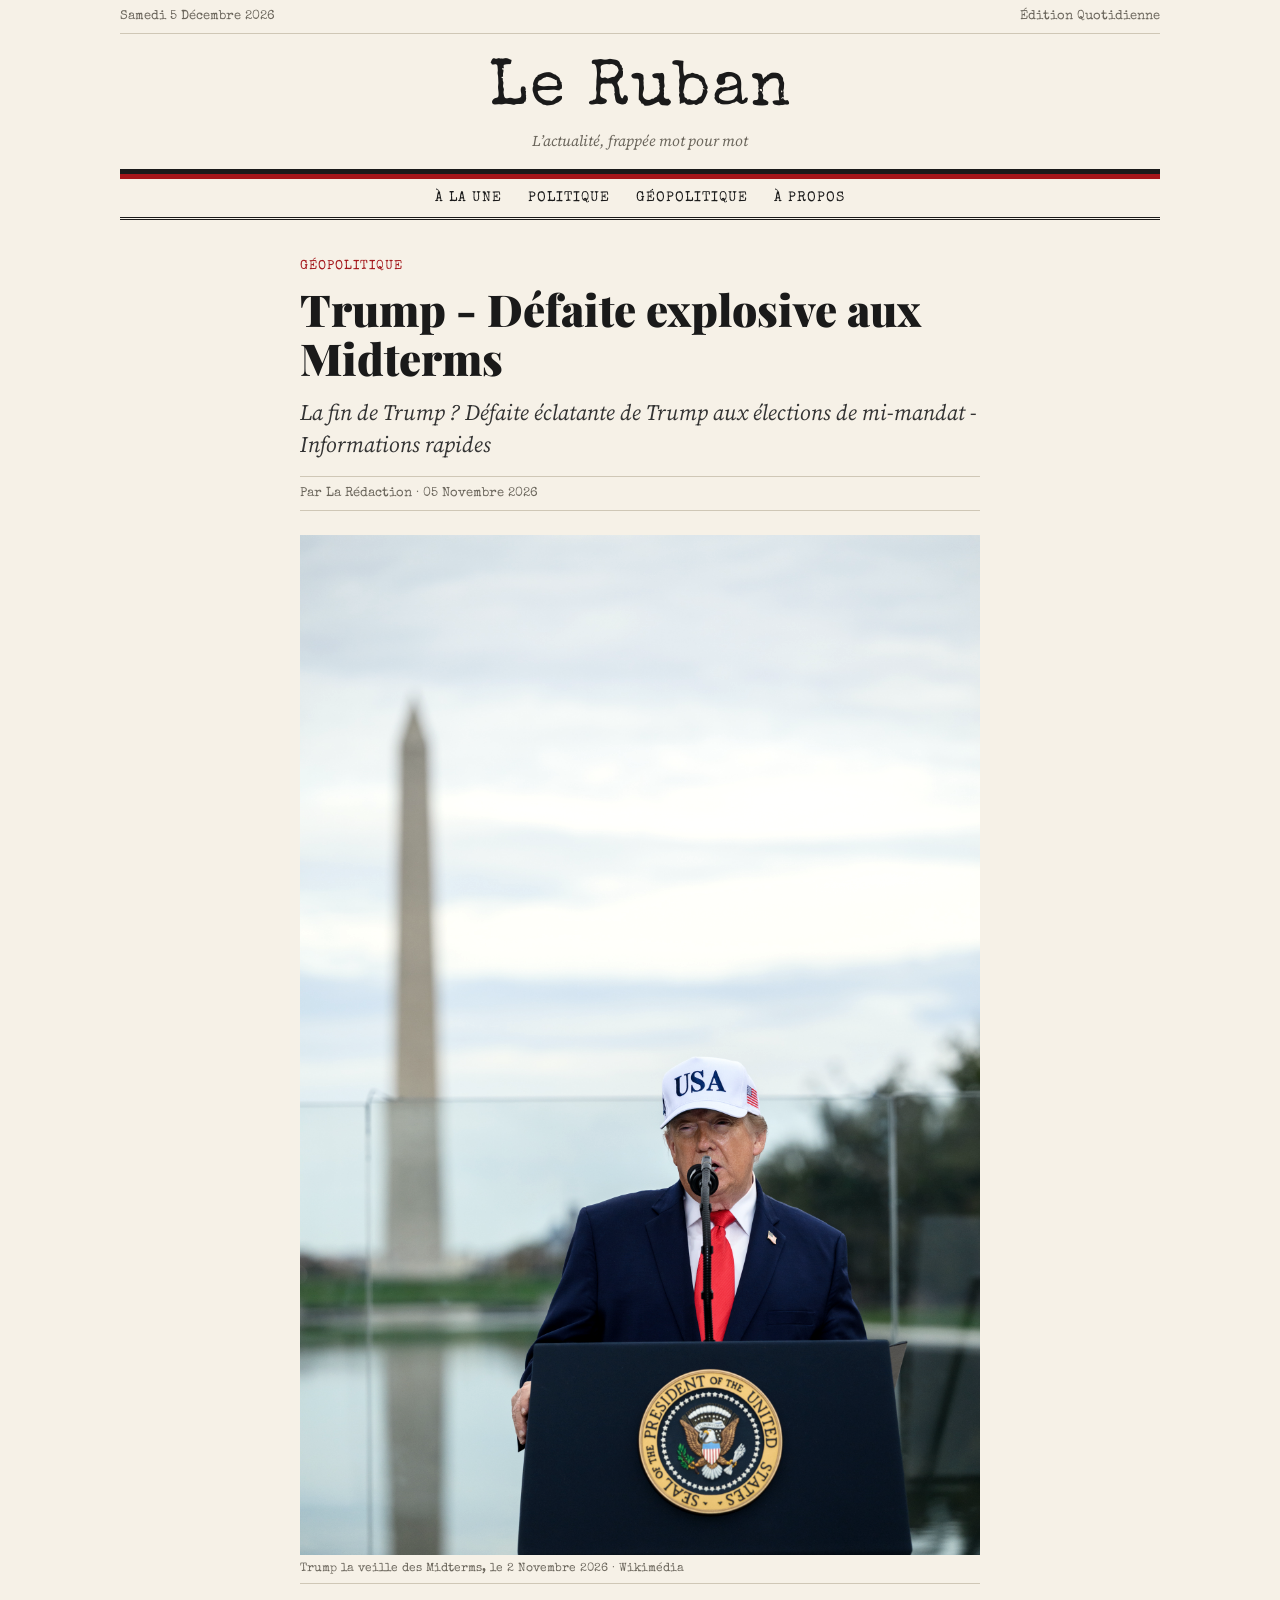
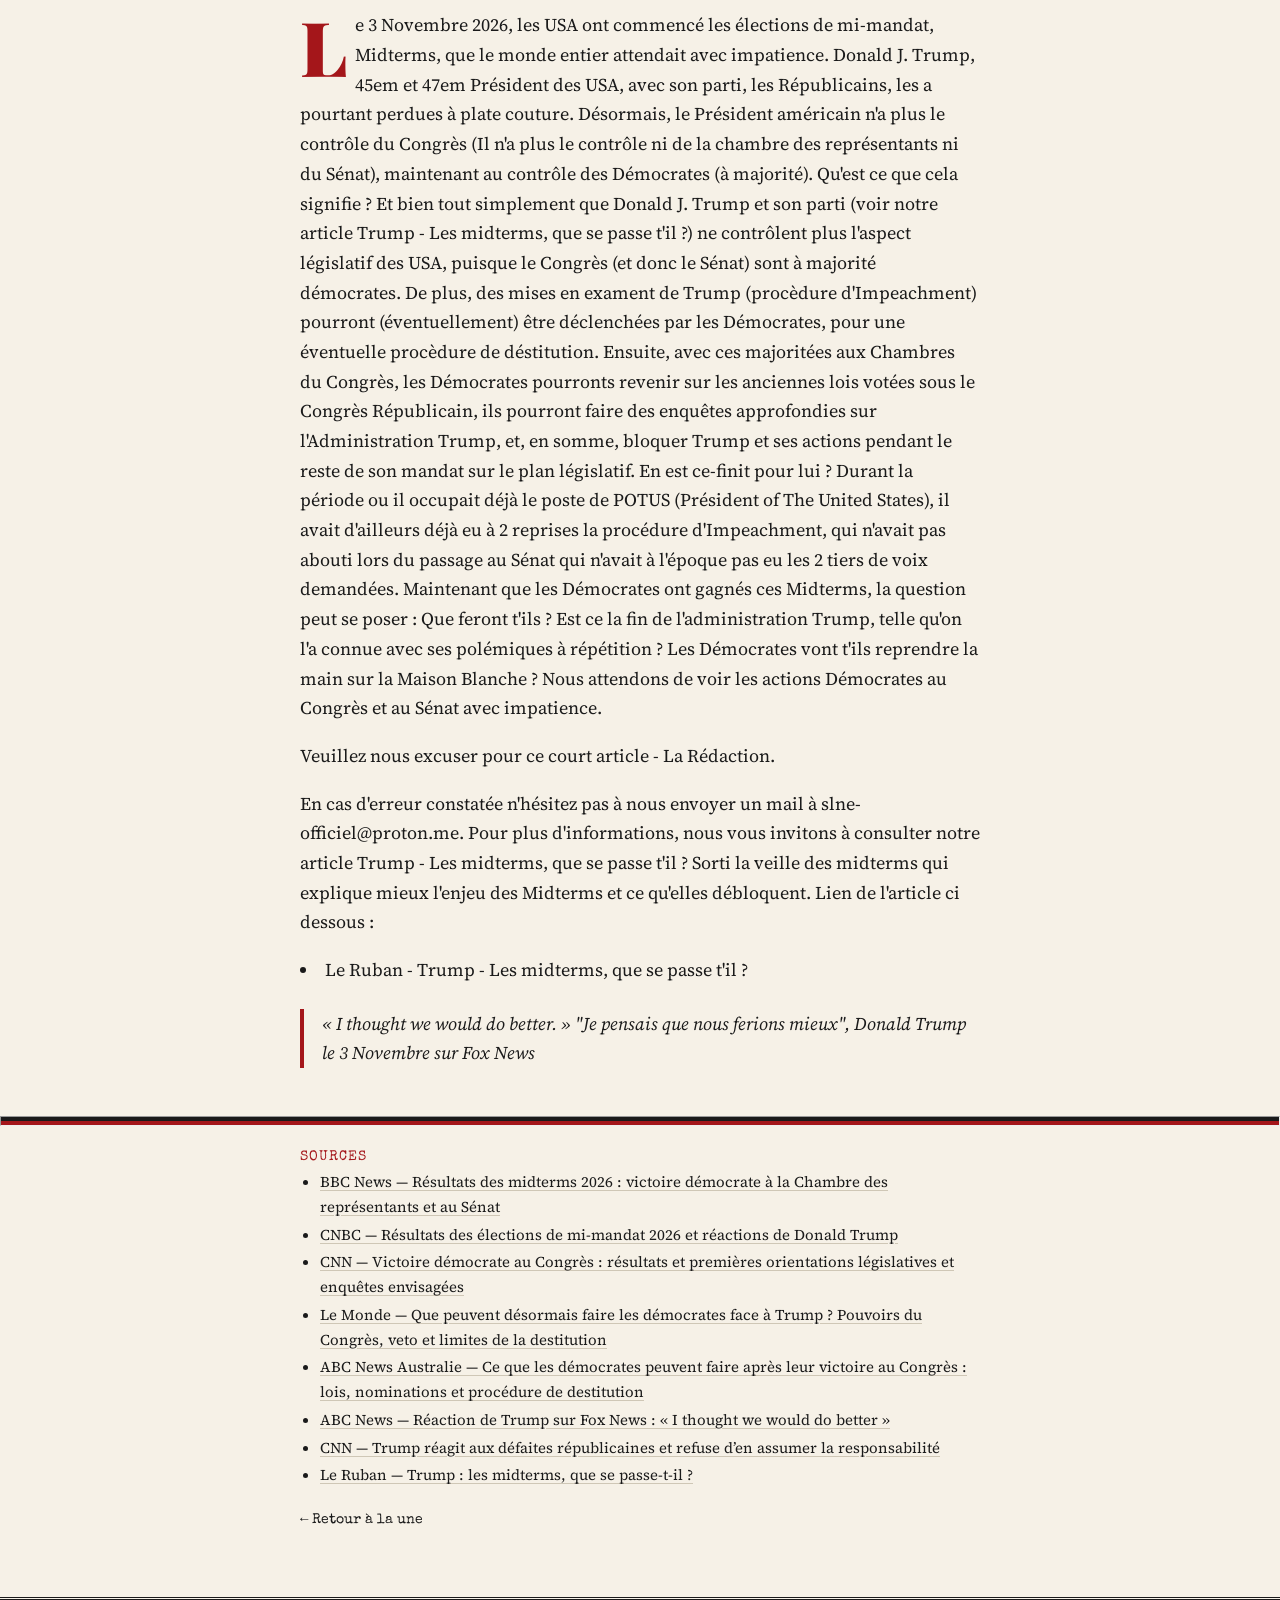
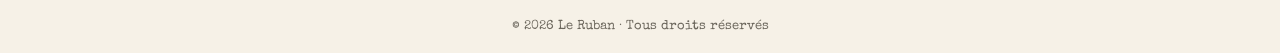
<file: art3.html>
<!DOCTYPE html>
<html lang="fr">
<head>
  <meta charset="UTF-8">
  <meta name="viewport" content="width=device-width, initial-scale=1">
  <title>Trump - Résultats des Midterms, une défaite explosive · Le Ruban</title>
  <link rel="stylesheet" href="style.css?v=3">
</head>
<body>
  <header id="entete"></header>

  <main class="article">

    <!-- ===== À MODIFIER : DÉBUT ===== -->
    <span class="rub">Géopolitique</span>
    <h1>Trump - Défaite explosive aux Midterms</h1>


    <p class="chapo">La fin de Trump ? Défaite éclatante de Trump aux élections de mi-mandat - Informations rapides</p>
    <p class="meta">Par La Rédaction · 05 Novembre 2026</p>

    <!-- Image principale : change le nom du fichier (src) et la légende. Pas d'image ? Supprime tout le bloc figure. -->
    <figure class="photo">
      <img src="art3.jpg" alt="Trump, la veille des Midterms le 2 Novembre 2026 - Wikimédia">
      <figcaption>Trump la veille des Midterms, le 2 Novembre 2026 · Wikimédia</figcaption>
    </figure>

    <div class="texte">
      <p>Le 3 Novembre 2026, les USA ont commencé les élections de mi-mandat, Midterms, que le monde entier attendait avec impatience. Donald J. Trump, 45em et 47em Président des USA, avec son parti, les Républicains, les a pourtant perdues à plate couture. Désormais, le Président américain n'a plus le contrôle du Congrès (Il n'a plus le contrôle ni de la chambre des représentants ni du Sénat), maintenant au contrôle des Démocrates (à majorité). Qu'est ce que cela signifie ? Et bien tout simplement que Donald J. Trump et son parti (voir notre article Trump - Les midterms, que se passe t'il ?) ne contrôlent plus l'aspect législatif des USA, puisque le Congrès (et donc le Sénat) sont à majorité démocrates. De plus, des mises en exament de Trump (procèdure d'Impeachment) pourront (éventuellement) être déclenchées par les Démocrates, pour une éventuelle procèdure de déstitution. Ensuite, avec ces majoritées aux Chambres du Congrès, les Démocrates pourronts revenir sur les anciennes lois votées sous le Congrès Républicain, ils pourront faire des enquêtes approfondies sur l'Administration Trump, et, en somme, bloquer Trump et ses actions pendant le reste de son mandat sur le plan législatif. En est ce-finit pour lui ? Durant la période ou il occupait déjà le poste de POTUS (Président of The United States), il avait d'ailleurs déjà eu à 2 reprises la procédure d'Impeachment, qui n'avait pas abouti lors du passage au Sénat qui n'avait à l'époque pas eu les 2 tiers de voix demandées. Maintenant que les Démocrates ont gagnés ces Midterms, la question peut se poser : Que feront t'ils ? Est ce la fin de l'administration Trump, telle qu'on l'a connue avec ses polémiques à répétition ? Les Démocrates vont t'ils reprendre la main sur la Maison Blanche ? Nous attendons de voir les actions Démocrates au Congrès et au Sénat avec impatience.</p>
      <p>Veuillez nous excuser pour ce court article - La Rédaction.</p>
      <p>En cas d'erreur constatée n'hésitez pas à nous envoyer un mail à slne-officiel@proton.me. Pour plus d'informations, nous vous invitons à consulter notre article Trump - Les midterms, que se passe t'il ? Sorti la veille des midterms qui explique mieux l'enjeu des Midterms et ce qu'elles débloquent. Lien de l'article ci dessous :</p>
      <li><a href="https://lemillitaire3330.github.io/leruban/art2.html" target="_blank" rel="noopener">Le Ruban - Trump - Les midterms, que se passe t'il ?</a></li>
      <!-- Optionnel : citation -->
      <blockquote>« I thought we would do better. » "Je pensais que nous ferions mieux", Donald Trump le 3 Novembre sur Fox News</blockquote>
    </div>
      <hr class="separateur">
        
      <aside class="sources">
        <h3>Sources</h3>
        <ul>
          <li><a href="https://www.bbc.com/news/election/2026/us/results" target="_blank" rel="noopener">BBC News — Résultats des midterms 2026 : victoire démocrate à la Chambre des représentants et au Sénat</a></li>
<li><a href="https://www.cnbc.com/2026/11/04/2026-midterm-election-results-live-updates.html" target="_blank" rel="noopener">CNBC — Résultats des élections de mi-mandat 2026 et réactions de Donald Trump</a></li>
<li><a href="https://edition.cnn.com/2026/11/04/politics/live-news/midterm-election-congress" target="_blank" rel="noopener">CNN — Victoire démocrate au Congrès : résultats et premières orientations législatives et enquêtes envisagées</a></li>
<li><a href="https://www.lemonde.fr/en/les-decodeurs/article/2026/11/04/2026-us-midterms-what-can-the-democrats-now-do-against-trump-and-more-questions-from-readers_6772174_8.html" target="_blank" rel="noopener">Le Monde — Que peuvent désormais faire les démocrates face à Trump ? Pouvoirs du Congrès, veto et limites de la destitution</a></li>
<li><a href="https://www.abc.net.au/news/2026-11-04/us-midterms-democrats-win-majority-what-happens-next/107335330" target="_blank" rel="noopener">ABC News Australie — Ce que les démocrates peuvent faire après leur victoire au Congrès : lois, nominations et procédure de destitution</a></li>
<li><a href="https://abcnews.com/Politics/trump-bit-surprised-after-democrats-big-win-midterms/story?id=137835787" target="_blank" rel="noopener">ABC News — Réaction de Trump sur Fox News : « I thought we would do better »</a></li>
<li><a href="https://edition.cnn.com/2026/11/04/politics/trump-republican-reacts-midterm-losses" target="_blank" rel="noopener">CNN — Trump réagit aux défaites républicaines et refuse d’en assumer la responsabilité</a></li>
<li><a href="https://lemillitaire3330.github.io/leruban/art2.html" target="_blank" rel="noopener">Le Ruban — Trump : les midterms, que se passe-t-il ?</a></li>
      </ul>
    </aside>

    <a class="retour" href="index.html">← Retour à la une</a>
  </main>

  <footer id="pied"></footer>
  <script src="articles.js"></script>
  <script>entete();</script>
</body>
</html>
</file>
<file: style.css>
/* ===== LE RUBAN : feuille de style commune ===== */
@import url('https://fonts.googleapis.com/css2?family=Playfair+Display:wght@700;900&family=Source+Serif+4:ital,wght@0,400;0,600;1,400&family=Special+Elite&display=swap');

:root {
  --papier: #f6f1e7;
  --encre: #1a1a1a;
  --gris: #6b665c;
  --rouge: #a4161a;      /* la bande rouge du ruban */
  --filet: #cfc7b6;
  --titres: 'Playfair Display', Georgia, serif;
  --texte: 'Source Serif 4', Georgia, serif;
  --machine: 'Special Elite', 'Courier New', monospace;
}
* { box-sizing: border-box; }
body { margin: 0; background: var(--papier); color: var(--encre); font: 18px/1.65 var(--texte); }
h1, h2, p, blockquote, figcaption { overflow-wrap: break-word; } /* aucun mot ou lien trop long ne déborde */
a { color: inherit; text-decoration: none; }
a:hover { color: var(--rouge); }
.page { max-width: 1080px; margin: 0 auto; padding: 0 20px; }

/* En-tête */
#entete { max-width: 1080px; margin: 0 auto; padding: 0 20px; text-align: center; }
.barre { display: flex; justify-content: space-between; font: 13px var(--machine); color: var(--gris);
  text-transform: capitalize; padding: 10px 0; border-bottom: 1px solid var(--filet); }
.logo { display: block; font: 400 64px/1.1 var(--machine); letter-spacing: 2px; padding: 22px 0 4px; }
.devise { font: italic 15px var(--texte); color: var(--gris); }
/* Le ruban : bande noire et bande rouge, comme sur une vraie machine */
.ruban { height: 10px; margin: 18px 0 0; background: linear-gradient(var(--encre) 0 50%, var(--rouge) 50% 100%); }
nav { display: flex; flex-wrap: wrap; justify-content: center; gap: 6px 26px; padding: 12px 0;
  border-bottom: 3px double var(--encre); font: 14px var(--machine); text-transform: uppercase; letter-spacing: 1px; }

/* Accueil */
main { max-width: 1080px; margin: 0 auto; padding: 28px 20px 10px; }
.rub { font: 13px var(--machine); color: var(--rouge); text-transform: uppercase; letter-spacing: 1px; }
.rubrique { font: 900 38px var(--titres); margin: 0 0 20px; border-bottom: 1px solid var(--encre); padding-bottom: 8px; }
.carte h2 { font: 700 22px/1.25 var(--titres); margin: 4px 0 8px; }
.carte p { margin: 0 0 8px; font-size: 16px; color: #333; }
.carte time { font: 12px var(--machine); color: var(--gris); }
.une { padding-bottom: 24px; margin-bottom: 24px; border-bottom: 1px solid var(--encre); }
.une h2 { font-size: 46px; line-height: 1.1; font-weight: 900; }
.une p { font-size: 20px; max-width: 760px; }
.grille { display: grid; grid-template-columns: repeat(3, 1fr); gap: 28px; }
.grille .carte { border-top: 1px solid var(--filet); padding-top: 14px; }
/* sous la une, le filet noir suffit : pas de second filet sur la première rangée */
.une + .grille .carte:nth-child(-n+3),
.rubrique + .grille .carte:nth-child(-n+3) { border-top: 0; padding-top: 0; }

/* Images */
.vignette { display: block; width: 100%; aspect-ratio: 16 / 9; object-fit: cover; margin-bottom: 10px; filter: sepia(.12) contrast(1.03); }
.une .vignette { aspect-ratio: 21 / 9; margin-bottom: 14px; }
.photo { margin: 0 0 26px; }
.photo img { display: block; width: 100%; height: auto; filter: sepia(.12) contrast(1.03); }
.photo figcaption { font: 12px var(--machine); color: var(--gris); padding-top: 8px; border-bottom: 1px solid var(--filet); padding-bottom: 8px; }

/* Article */
.article { max-width: 720px; }
.article h1 { font: 900 44px/1.12 var(--titres); margin: 6px 0 14px; }
.illustration { margin: 0 0 22px; }
.illustration img { display: block; width: 100%; height: auto; max-height: 520px; object-fit: cover;
  border-bottom: 3px solid var(--rouge); }
.illustration figcaption { font: 12px var(--machine); color: var(--gris); padding-top: 8px; }
.chapo { font-size: 22px; line-height: 1.45; font-style: italic; color: #333; margin: 0 0 16px; }
.meta { font: 13px var(--machine); color: var(--gris); padding: 10px 0; margin: 0 0 24px;
  border-top: 1px solid var(--filet); border-bottom: 1px solid var(--filet); }
.texte p:first-child::first-letter { font: 900 4.2em/0.8 var(--titres); float: left; padding: 6px 8px 0 0; color: var(--rouge); }
.texte h2 { font: 700 26px var(--titres); margin: 32px 0 6px; }
.texte blockquote { margin: 24px 0; padding-left: 18px; border-left: 4px solid var(--rouge); font-style: italic; }
/* Ruban séparateur : le même que sous le titre du journal, sur toute la largeur de l'écran */
.separateur { display: block; height: 10px; width: 100vw; margin: 48px 0 0 calc(50% - 50vw);
  background: linear-gradient(var(--encre) 0 50%, var(--rouge) 50% 100%); }
.separateur + .sources { margin-top: 24px; border-top: 0; padding-top: 0; }
body { overflow-x: hidden; }
.sources { margin-top: 36px; padding-top: 12px; border-top: 3px double var(--encre); font-size: 15px; }
.sources h3 { font: 14px var(--machine); text-transform: uppercase; letter-spacing: 1px; color: var(--rouge); margin: 0 0 6px; }
.sources h4 { font: 700 15px var(--titres); margin: 20px 0 4px; border-bottom: 1px solid var(--filet); padding-bottom: 3px; }
.sources ul { margin: 0; padding-left: 20px; }
.sources li { margin-bottom: 3px; }
.sources a { text-decoration: underline; text-decoration-color: var(--filet); text-underline-offset: 3px; overflow-wrap: anywhere; }
.retour { display: inline-block; margin: 20px 0; font: 14px var(--machine); }

/* Pied de page */
#pied { margin-top: 40px; border-top: 3px double var(--encre); text-align: center; padding: 20px;
  font: 13px var(--machine); color: var(--gris); }

@media (max-width: 760px) {
  .grille { grid-template-columns: 1fr; }
  .une + .grille .carte:nth-child(n+2),
  .rubrique + .grille .carte:nth-child(n+2) { border-top: 1px solid var(--filet); padding-top: 14px; }
  .logo { font-size: 44px; }
  .une h2, .article h1 { font-size: 32px; }
  body { font-size: 17px; }
}
</file>
